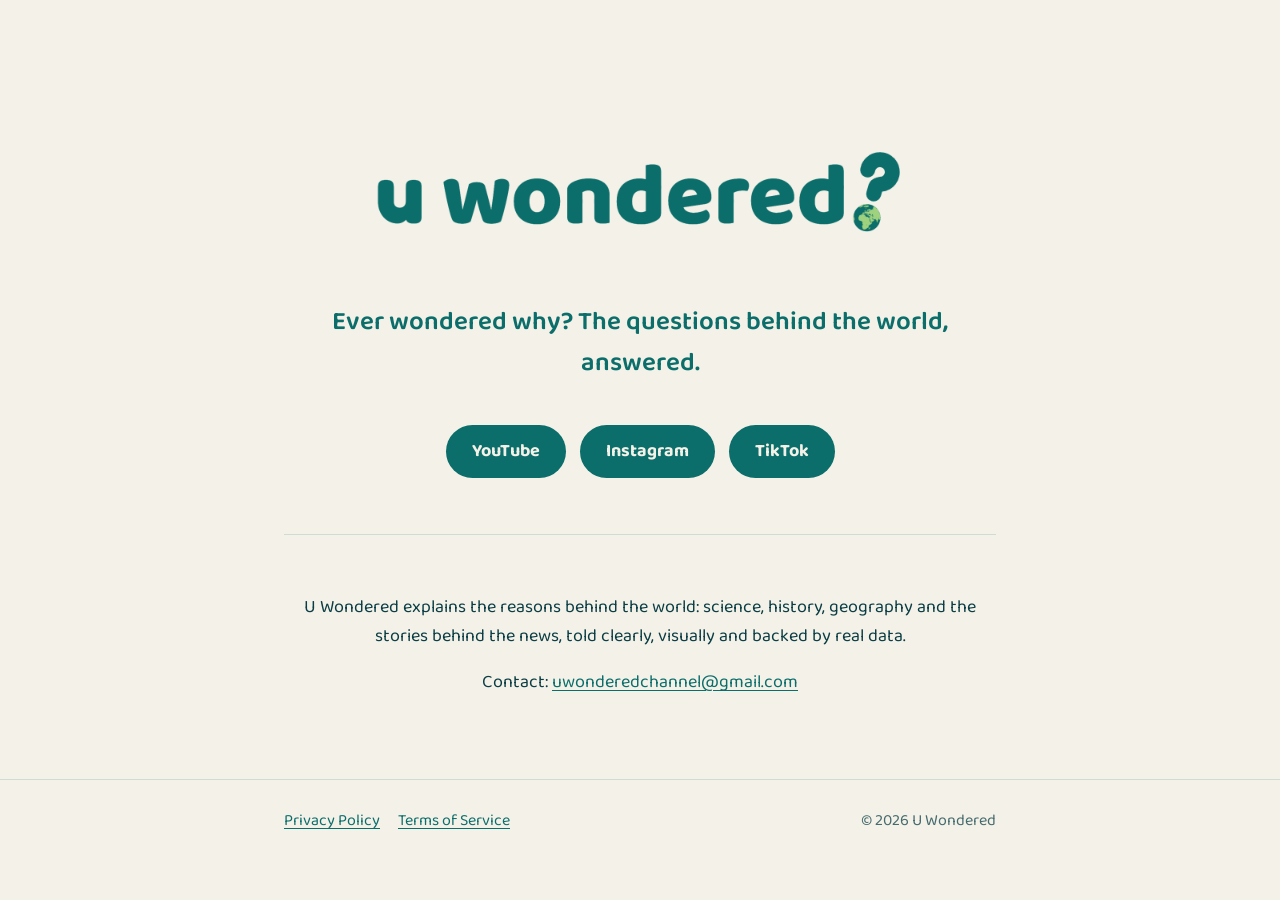
<file: index.html>
<!doctype html>
<html lang="en">
<head>
  <meta charset="utf-8">
  <meta name="viewport" content="width=device-width, initial-scale=1">
  <title>U Wondered</title>
  <meta name="description" content="Ever wondered why? The questions behind the world, answered.">
  <meta property="og:title" content="U Wondered">
  <meta property="og:description" content="Ever wondered why? The questions behind the world, answered.">
  <meta property="og:image" content="assets/og.jpg">
  <link rel="icon" href="assets/favicon.png">
  <link rel="apple-touch-icon" href="assets/apple-touch-icon.png">
  <link rel="preconnect" href="https://fonts.googleapis.com">
  <link rel="preconnect" href="https://fonts.gstatic.com" crossorigin>
  <link href="https://fonts.googleapis.com/css2?family=Baloo+2:wght@500;600;700;800&display=swap" rel="stylesheet">
  <link rel="stylesheet" href="style.css">
</head>
<body>
  <main>
    <div class="wrap">
      <section class="hero">
        <img src="assets/logo.png" alt="u wondered?" width="1120" height="288">
        <p>Ever wondered why? The questions behind the world, answered.</p>
        <ul class="links">
          <li><a href="https://www.youtube.com/@uwonderedtv">YouTube</a></li>
          <li><a href="https://www.instagram.com/uwonderedtv">Instagram</a></li>
          <li><a href="https://www.tiktok.com/@uwonderedtv">TikTok</a></li>
        </ul>
      </section>
      <section class="about">
        <p>U Wondered explains the reasons behind the world: science, history, geography and the stories behind the news, told clearly, visually and backed by real data.</p>
        <p>Contact: <a href="mailto:uwonderedchannel@gmail.com">uwonderedchannel@gmail.com</a></p>
      </section>
    </div>
  </main>
  <footer class="site">
    <div class="wrap">
      <nav><a href="privacy.html">Privacy Policy</a><a href="terms.html">Terms of Service</a></nav>
      <span>© 2026 U Wondered</span>
    </div>
  </footer>
</body>
</html>
</file>
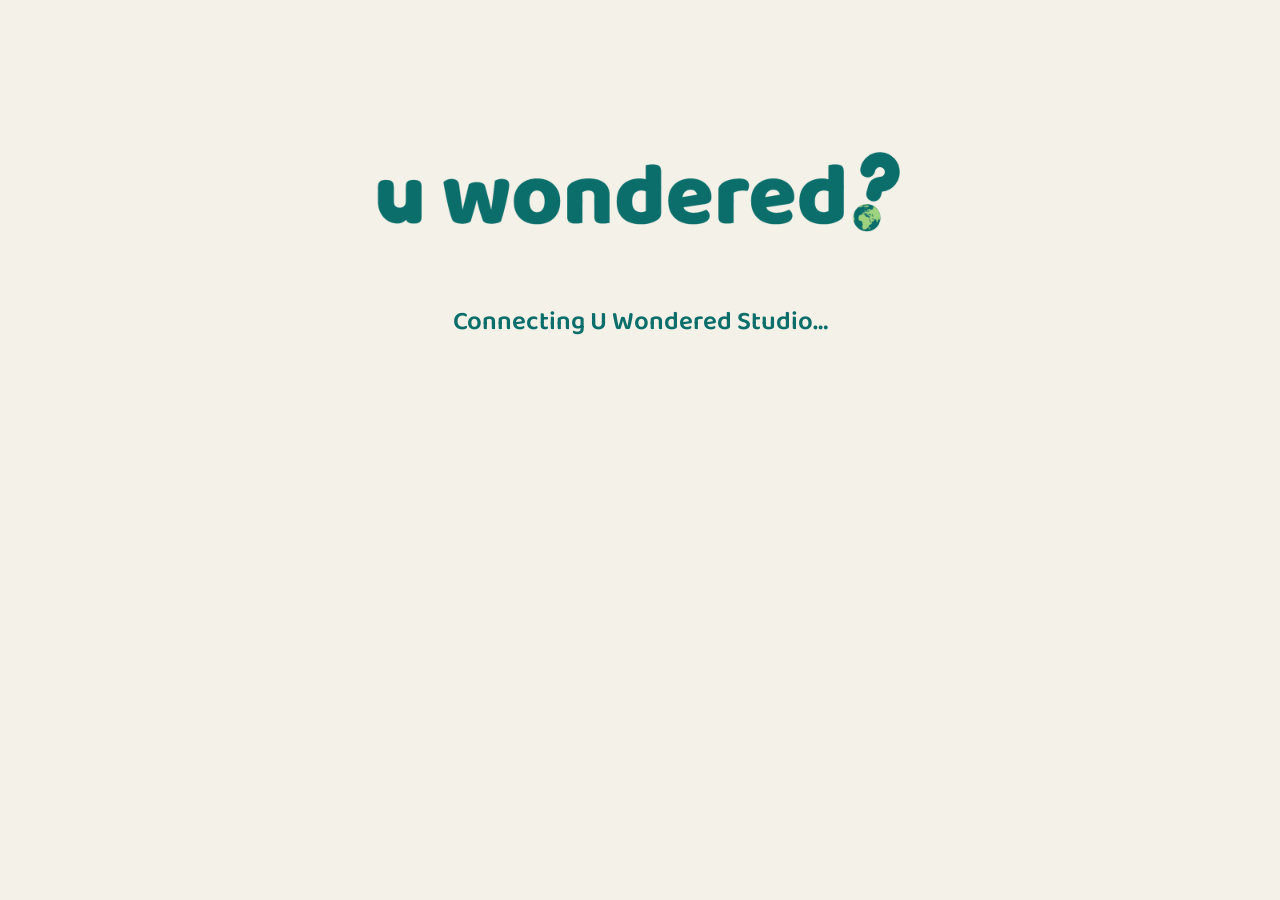
<file: callback.html>
<!doctype html>
<html lang="en">
<head>
  <meta charset="utf-8">
  <meta name="viewport" content="width=device-width, initial-scale=1">
  <meta name="robots" content="noindex">
  <title>Connecting · U Wondered</title>
  <link rel="icon" href="assets/favicon.png">
  <link href="https://fonts.googleapis.com/css2?family=Baloo+2:wght@600;800&display=swap" rel="stylesheet">
  <link rel="stylesheet" href="style.css">
  <script>
    if (location.search) {
      location.replace("http://localhost:8790/callback" + location.search);
    }
  </script>
</head>
<body>
  <main>
    <div class="wrap hero">
      <img src="assets/logo.png" alt="u wondered?" width="1120" height="288">
      <p>Connecting U Wondered Studio…</p>
    </div>
  </main>
</body>
</html>
</file>
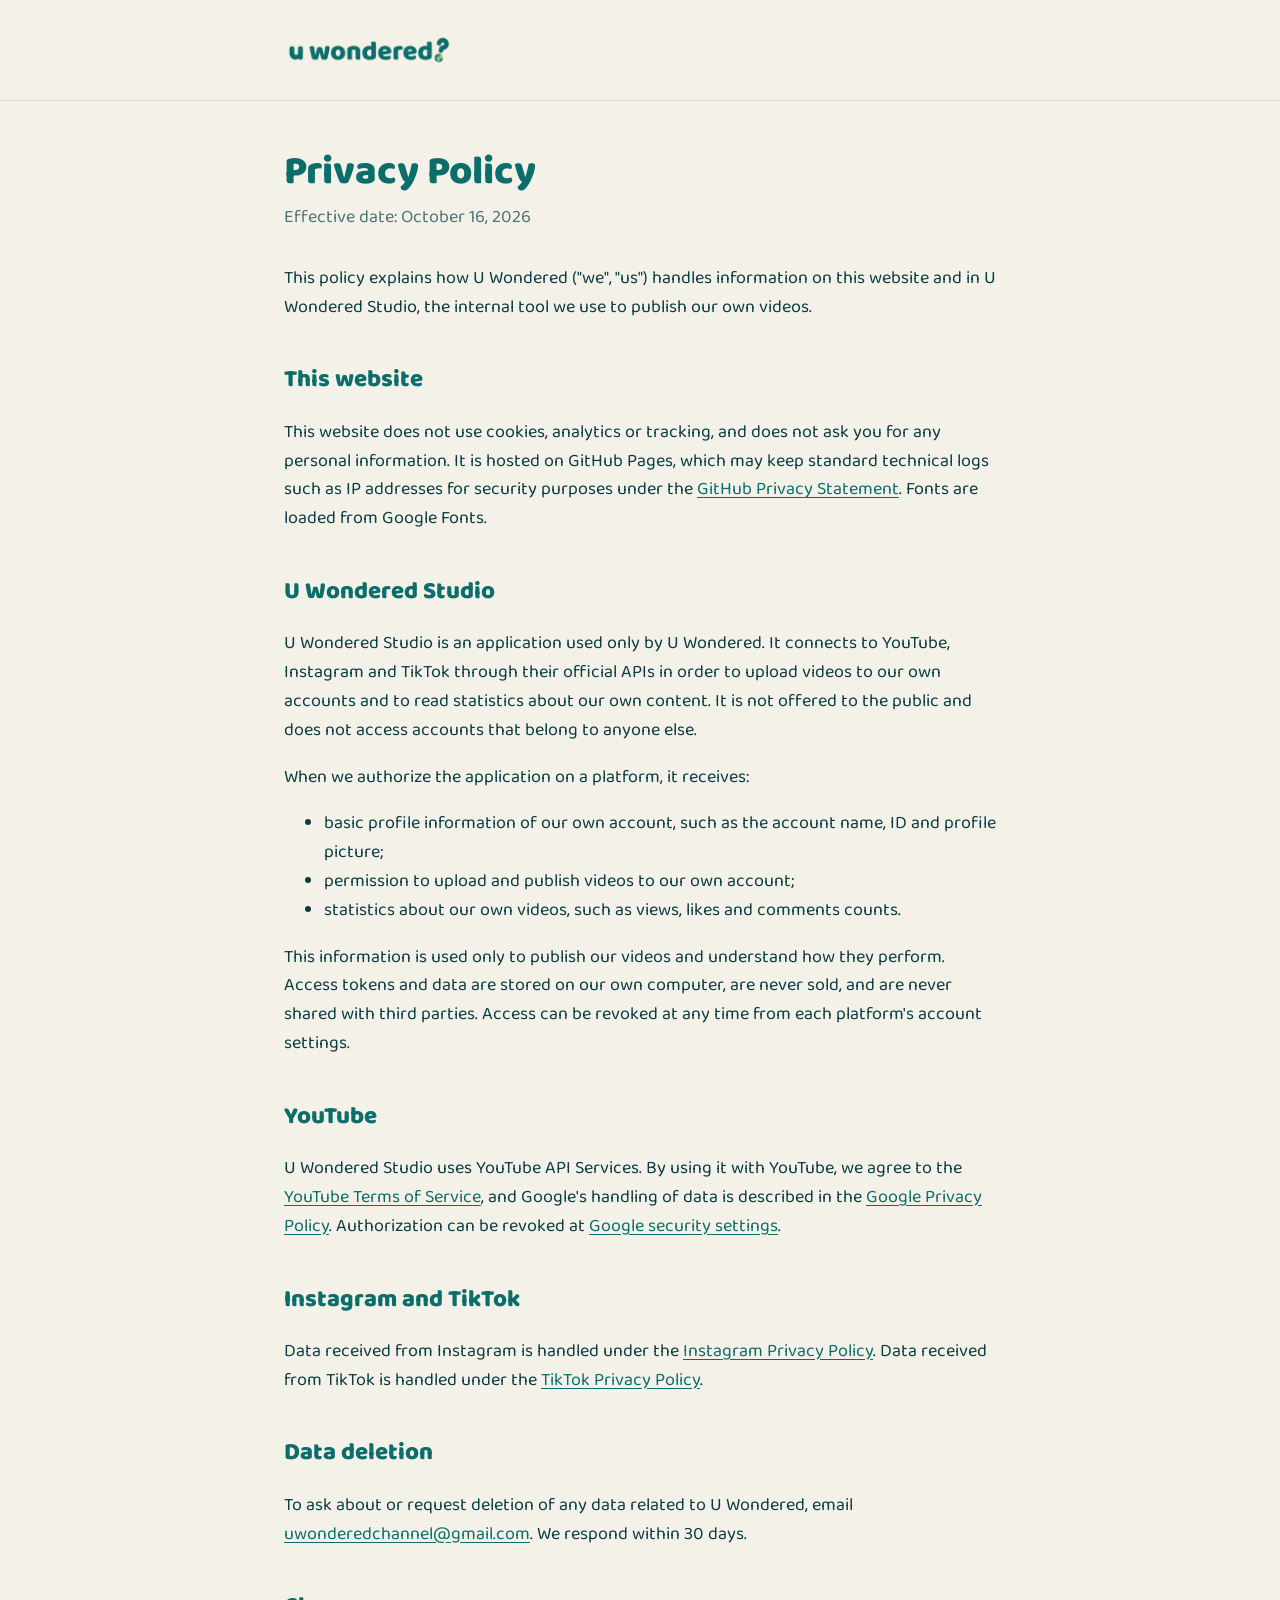
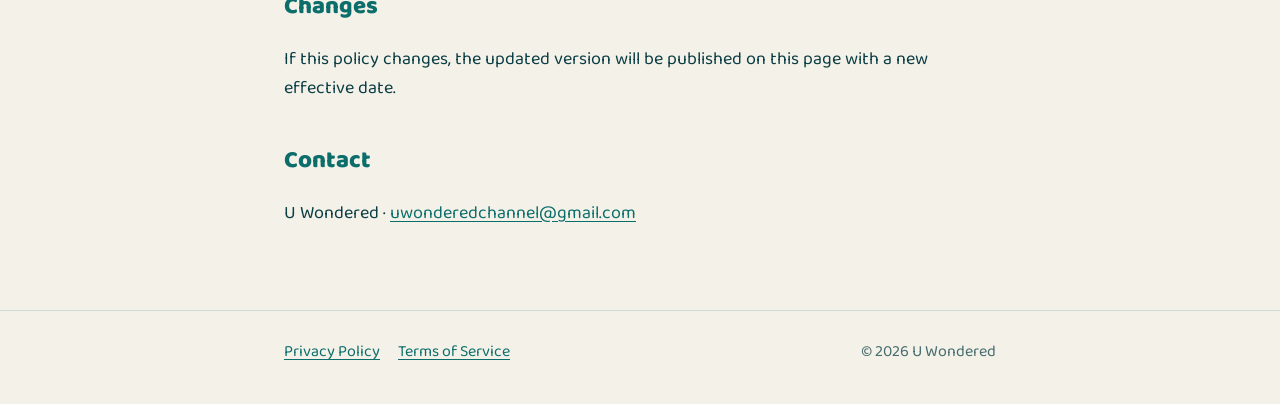
<file: privacy.html>
<!doctype html>
<html lang="en">
<head>
  <meta charset="utf-8">
  <meta name="viewport" content="width=device-width, initial-scale=1">
  <title>Privacy Policy · U Wondered</title>
  <link rel="icon" href="assets/favicon.png">
  <link rel="preconnect" href="https://fonts.googleapis.com">
  <link rel="preconnect" href="https://fonts.gstatic.com" crossorigin>
  <link href="https://fonts.googleapis.com/css2?family=Baloo+2:wght@500;600;700;800&display=swap" rel="stylesheet">
  <link rel="stylesheet" href="style.css">
</head>
<body>
  <header class="site">
    <div class="wrap"><a href="./"><img src="assets/logo.png" alt="u wondered?"></a></div>
  </header>
  <main>
    <div class="wrap">
      <h1>Privacy Policy</h1>
      <p class="meta">Effective date: October 16, 2026</p>

      <p>This policy explains how U Wondered ("we", "us") handles information on this website and in U Wondered Studio, the internal tool we use to publish our own videos.</p>

      <h2>This website</h2>
      <p>This website does not use cookies, analytics or tracking, and does not ask you for any personal information. It is hosted on GitHub Pages, which may keep standard technical logs such as IP addresses for security purposes under the <a href="https://docs.github.com/en/site-policy/privacy-policies/github-general-privacy-statement">GitHub Privacy Statement</a>. Fonts are loaded from Google Fonts.</p>

      <h2>U Wondered Studio</h2>
      <p>U Wondered Studio is an application used only by U Wondered. It connects to YouTube, Instagram and TikTok through their official APIs in order to upload videos to our own accounts and to read statistics about our own content. It is not offered to the public and does not access accounts that belong to anyone else.</p>
      <p>When we authorize the application on a platform, it receives:</p>
      <ul>
        <li>basic profile information of our own account, such as the account name, ID and profile picture;</li>
        <li>permission to upload and publish videos to our own account;</li>
        <li>statistics about our own videos, such as views, likes and comments counts.</li>
      </ul>
      <p>This information is used only to publish our videos and understand how they perform. Access tokens and data are stored on our own computer, are never sold, and are never shared with third parties. Access can be revoked at any time from each platform's account settings.</p>

      <h2>YouTube</h2>
      <p>U Wondered Studio uses YouTube API Services. By using it with YouTube, we agree to the <a href="https://www.youtube.com/t/terms">YouTube Terms of Service</a>, and Google's handling of data is described in the <a href="https://policies.google.com/privacy">Google Privacy Policy</a>. Authorization can be revoked at <a href="https://myaccount.google.com/permissions">Google security settings</a>.</p>

      <h2>Instagram and TikTok</h2>
      <p>Data received from Instagram is handled under the <a href="https://privacycenter.instagram.com/policy">Instagram Privacy Policy</a>. Data received from TikTok is handled under the <a href="https://www.tiktok.com/legal/privacy-policy">TikTok Privacy Policy</a>.</p>

      <h2>Data deletion</h2>
      <p>To ask about or request deletion of any data related to U Wondered, email <a href="mailto:uwonderedchannel@gmail.com">uwonderedchannel@gmail.com</a>. We respond within 30 days.</p>

      <h2>Changes</h2>
      <p>If this policy changes, the updated version will be published on this page with a new effective date.</p>

      <h2>Contact</h2>
      <p>U Wondered · <a href="mailto:uwonderedchannel@gmail.com">uwonderedchannel@gmail.com</a></p>
    </div>
  </main>
  <footer class="site">
    <div class="wrap">
      <nav><a href="privacy.html">Privacy Policy</a><a href="terms.html">Terms of Service</a></nav>
      <span>© 2026 U Wondered</span>
    </div>
  </footer>
</body>
</html>
</file>
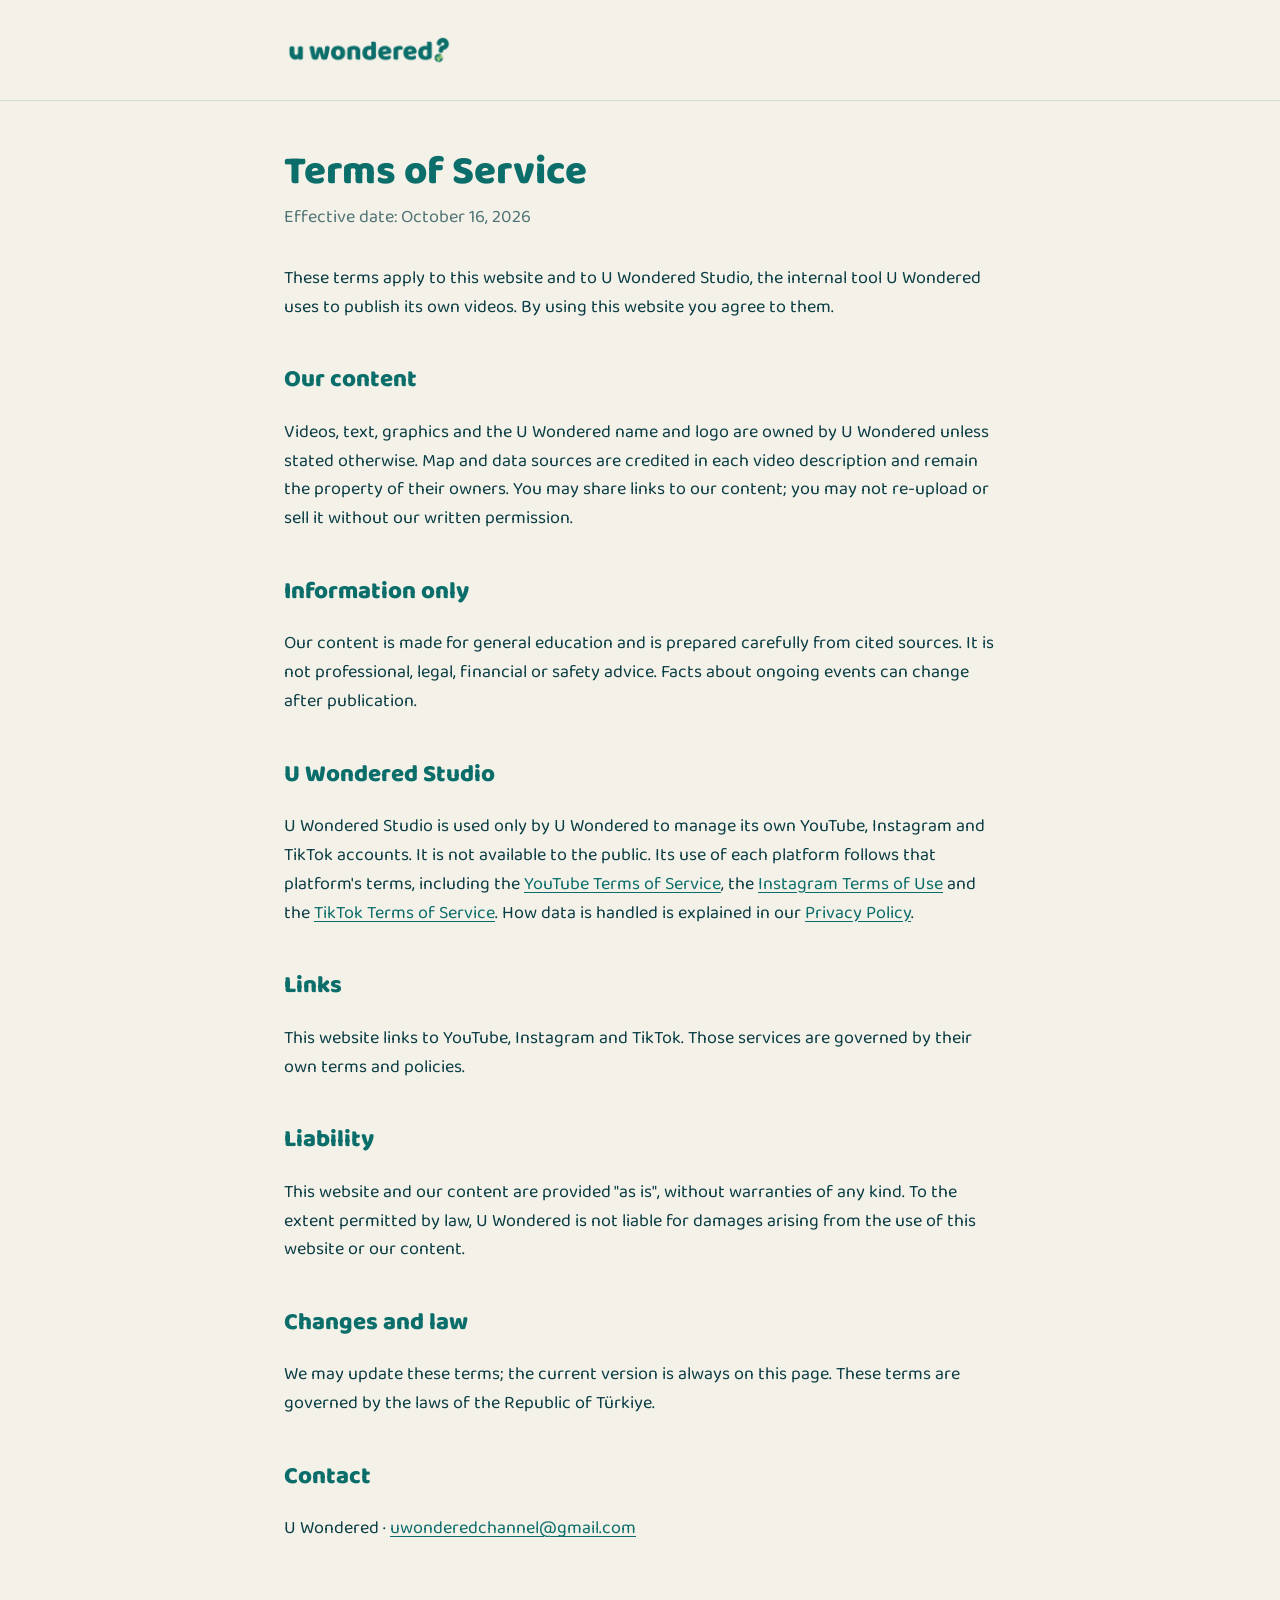
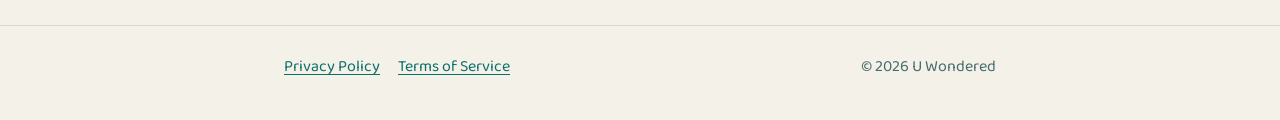
<file: terms.html>
<!doctype html>
<html lang="en">
<head>
  <meta charset="utf-8">
  <meta name="viewport" content="width=device-width, initial-scale=1">
  <title>Terms of Service · U Wondered</title>
  <link rel="icon" href="assets/favicon.png">
  <link rel="preconnect" href="https://fonts.googleapis.com">
  <link rel="preconnect" href="https://fonts.gstatic.com" crossorigin>
  <link href="https://fonts.googleapis.com/css2?family=Baloo+2:wght@500;600;700;800&display=swap" rel="stylesheet">
  <link rel="stylesheet" href="style.css">
</head>
<body>
  <header class="site">
    <div class="wrap"><a href="./"><img src="assets/logo.png" alt="u wondered?"></a></div>
  </header>
  <main>
    <div class="wrap">
      <h1>Terms of Service</h1>
      <p class="meta">Effective date: October 16, 2026</p>

      <p>These terms apply to this website and to U Wondered Studio, the internal tool U Wondered uses to publish its own videos. By using this website you agree to them.</p>

      <h2>Our content</h2>
      <p>Videos, text, graphics and the U Wondered name and logo are owned by U Wondered unless stated otherwise. Map and data sources are credited in each video description and remain the property of their owners. You may share links to our content; you may not re-upload or sell it without our written permission.</p>

      <h2>Information only</h2>
      <p>Our content is made for general education and is prepared carefully from cited sources. It is not professional, legal, financial or safety advice. Facts about ongoing events can change after publication.</p>

      <h2>U Wondered Studio</h2>
      <p>U Wondered Studio is used only by U Wondered to manage its own YouTube, Instagram and TikTok accounts. It is not available to the public. Its use of each platform follows that platform's terms, including the <a href="https://www.youtube.com/t/terms">YouTube Terms of Service</a>, the <a href="https://help.instagram.com/581066165581870">Instagram Terms of Use</a> and the <a href="https://www.tiktok.com/legal/terms-of-service">TikTok Terms of Service</a>. How data is handled is explained in our <a href="privacy.html">Privacy Policy</a>.</p>

      <h2>Links</h2>
      <p>This website links to YouTube, Instagram and TikTok. Those services are governed by their own terms and policies.</p>

      <h2>Liability</h2>
      <p>This website and our content are provided "as is", without warranties of any kind. To the extent permitted by law, U Wondered is not liable for damages arising from the use of this website or our content.</p>

      <h2>Changes and law</h2>
      <p>We may update these terms; the current version is always on this page. These terms are governed by the laws of the Republic of Türkiye.</p>

      <h2>Contact</h2>
      <p>U Wondered · <a href="mailto:uwonderedchannel@gmail.com">uwonderedchannel@gmail.com</a></p>
    </div>
  </main>
  <footer class="site">
    <div class="wrap">
      <nav><a href="privacy.html">Privacy Policy</a><a href="terms.html">Terms of Service</a></nav>
      <span>© 2026 U Wondered</span>
    </div>
  </footer>
</body>
</html>
</file>
<file: style.css>
:root {
  --cream: #f4f1e8;
  --teal: #0b6e6b;
  --deep: #0a3d44;
  --green: #9fd27e;
  --line: rgba(11, 110, 107, 0.16);
}

* {
  box-sizing: border-box;
}

html {
  -webkit-text-size-adjust: 100%;
}

body {
  margin: 0;
  background: var(--cream);
  color: var(--deep);
  font-family: "Baloo 2", system-ui, -apple-system, sans-serif;
  font-size: 18px;
  line-height: 1.6;
}

a {
  color: var(--teal);
  text-underline-offset: 3px;
}

.wrap {
  max-width: 760px;
  margin: 0 auto;
  padding: 0 24px;
}

header.site {
  padding: 28px 0;
  border-bottom: 1px solid var(--line);
}

header.site img {
  height: 44px;
  display: block;
}

main {
  padding: 48px 0 64px;
}

.hero {
  text-align: center;
  padding: 72px 0 56px;
}

.hero img {
  width: min(560px, 100%);
  height: auto;
}

.hero p {
  font-size: 26px;
  font-weight: 600;
  color: var(--teal);
  margin: 28px 0 0;
}

.links {
  display: flex;
  flex-wrap: wrap;
  gap: 14px;
  justify-content: center;
  margin: 40px 0 0;
  padding: 0;
  list-style: none;
}

.links a {
  display: inline-block;
  padding: 12px 26px;
  border-radius: 999px;
  background: var(--teal);
  color: var(--cream);
  font-weight: 700;
  text-decoration: none;
}

.links a:hover {
  background: var(--deep);
}

.about {
  border-top: 1px solid var(--line);
  padding-top: 40px;
  text-align: center;
}

h1 {
  font-size: 40px;
  line-height: 1.15;
  font-weight: 800;
  color: var(--teal);
  margin: 0 0 8px;
}

h2 {
  font-size: 24px;
  font-weight: 800;
  color: var(--teal);
  margin: 40px 0 8px;
}

.meta {
  color: rgba(10, 61, 68, 0.7);
  margin: 0 0 32px;
}

footer.site {
  border-top: 1px solid var(--line);
  padding: 28px 0 40px;
  font-size: 16px;
  color: rgba(10, 61, 68, 0.75);
}

footer.site .wrap {
  display: flex;
  flex-wrap: wrap;
  gap: 8px 24px;
  justify-content: space-between;
}

footer.site nav a {
  margin-right: 18px;
}

@media (max-width: 560px) {
  body {
    font-size: 17px;
  }

  .hero {
    padding: 48px 0 40px;
  }

  .hero p {
    font-size: 21px;
  }

  h1 {
    font-size: 32px;
  }
}
</file>
